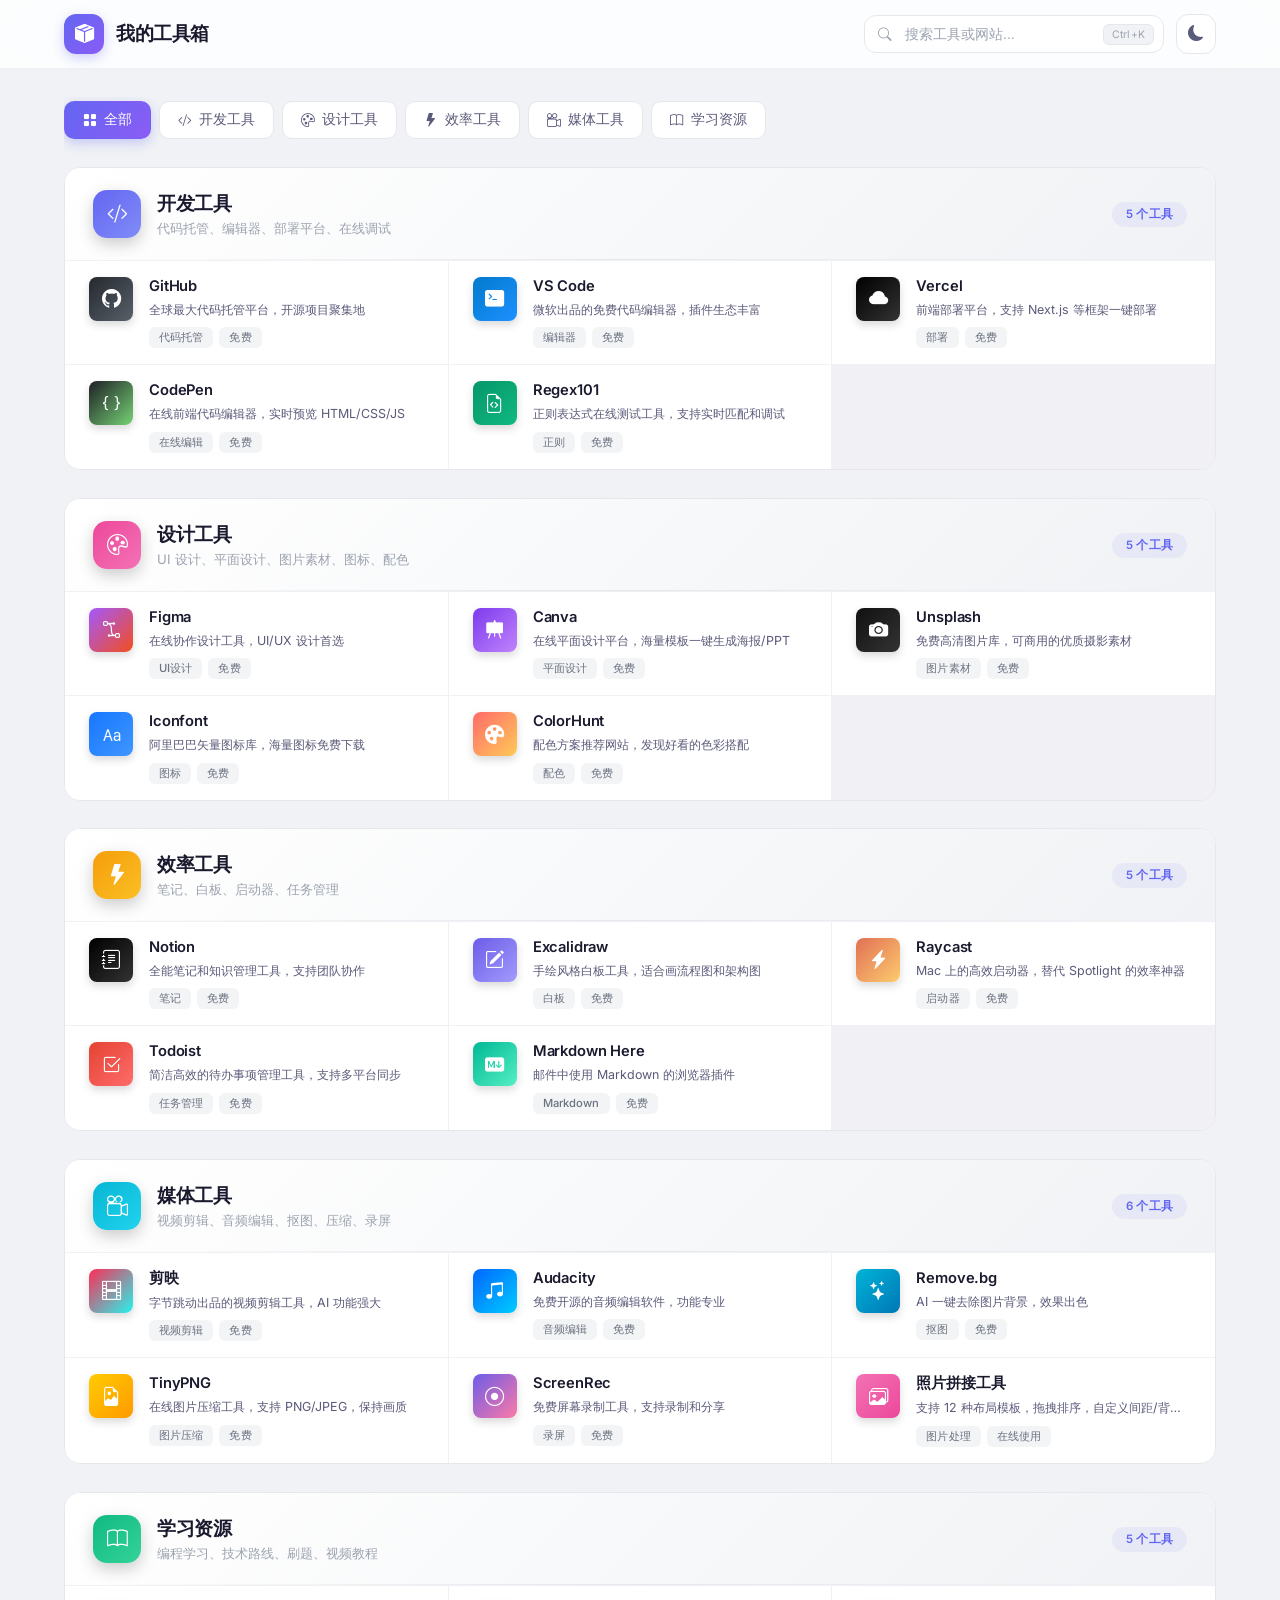
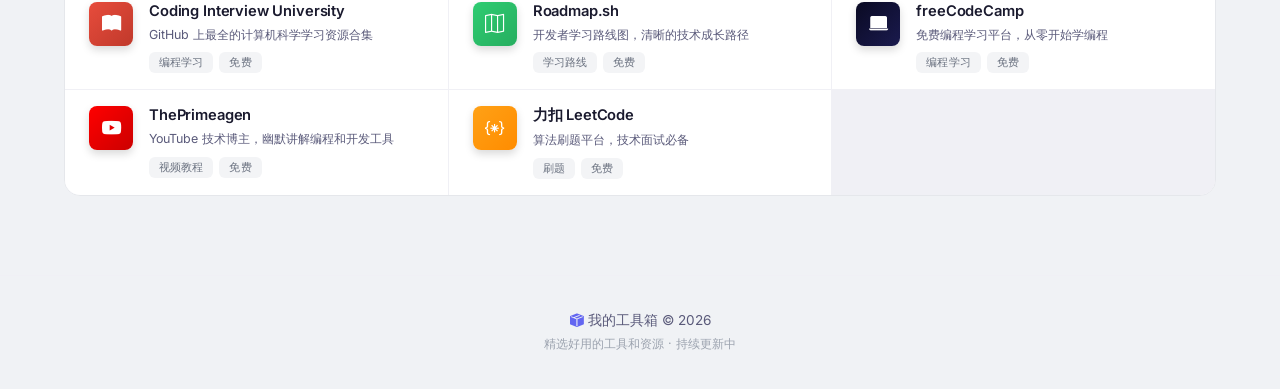
<file: index.html>
﻿<!DOCTYPE html>
<html lang="zh-CN" data-theme="light">
<head>
  <meta charset="UTF-8">
  <meta name="viewport" content="width=device-width, initial-scale=1.0">
  <title>我的工具箱 - 发现好用的工具和资源</title>
  <meta name="description" content="精选好用的工具、网站和资源，涵盖开发、设计、效率、媒体、学习等多个领域">
  <link rel="preconnect" href="https://fonts.googleapis.com">
  <link href="https://fonts.googleapis.com/css2?family=Inter:wght@400;500;600;700&display=swap" rel="stylesheet">
  <link href="https://cdn.jsdelivr.net/npm/bootstrap-icons@1.10.0/font/bootstrap-icons.css" rel="stylesheet">
  <link href="style.css" rel="stylesheet">
</head>
<body>
  <!-- Header -->
  <header class="header">
    <div class="container">
      <div class="header-inner">
        <div class="brand">
          <i class="bi bi-box-seam-fill brand-icon"></i>
          <span class="brand-text">我的工具箱</span>
        </div>
        <div class="header-actions">
          <div class="search-box">
            <i class="bi bi-search search-icon"></i>
            <input type="text" id="searchInput" placeholder="搜索工具或网站..." class="search-input">
            <kbd class="search-kbd">Ctrl+K</kbd>
          </div>
          <button id="themeToggle" class="theme-toggle" title="切换主题">
            <i class="bi bi-moon-fill"></i>
          </button>
        </div>
      </div>
    </div>
  </header>

  <!-- Main Content -->
  <main class="main">
    <div class="container">
      <!-- Category Tabs -->
      <div class="category-tabs" id="categoryTabs">
        <button class="tab-btn active" data-category="all">
          <i class="bi bi-grid-fill"></i> 全部
        </button>
        <button class="tab-btn" data-category="dev">
          <i class="bi bi-code-slash"></i> 开发工具
        </button>
        <button class="tab-btn" data-category="design">
          <i class="bi bi-palette"></i> 设计工具
        </button>
        <button class="tab-btn" data-category="productivity">
          <i class="bi bi-lightning-fill"></i> 效率工具
        </button>
        <button class="tab-btn" data-category="media">
          <i class="bi bi-camera-reels"></i> 媒体工具
        </button>
        <button class="tab-btn" data-category="resource">
          <i class="bi bi-book"></i> 学习资源
        </button>
      </div>

      <!-- ==================== 全部视图：分类展板 ==================== -->
      <div class="category-sections" id="categorySections">

        <!-- 开发工具 -->
        <section class="category-section" data-section="dev">
          <div class="section-header">
            <div class="section-icon" style="background: linear-gradient(135deg, #6366f1, #818cf8)">
              <i class="bi bi-code-slash"></i>
            </div>
            <div class="section-info">
              <h2 class="section-title">开发工具</h2>
              <p class="section-desc">代码托管、编辑器、部署平台、在线调试</p>
            </div>
            <span class="section-count">5 个工具</span>
          </div>
          <div class="section-grid">
            <div class="tool-card" data-category="dev">
              <a href="https://github.com" target="_blank" class="tool-link">
                <div class="tool-icon" style="background: linear-gradient(135deg, #24292e, #586069)">
                  <i class="bi bi-github"></i>
                </div>
                <div class="tool-info">
                  <h3 class="tool-name">GitHub</h3>
                  <p class="tool-desc">全球最大代码托管平台，开源项目聚集地</p>
                  <div class="tool-tags">
                    <span class="tag">代码托管</span>
                    <span class="tag">免费</span>
                  </div>
                </div>
              </a>
            </div>
            <div class="tool-card" data-category="dev">
              <a href="https://code.visualstudio.com" target="_blank" class="tool-link">
                <div class="tool-icon" style="background: linear-gradient(135deg, #007acc, #1e90ff)">
                  <i class="bi bi-terminal-fill"></i>
                </div>
                <div class="tool-info">
                  <h3 class="tool-name">VS Code</h3>
                  <p class="tool-desc">微软出品的免费代码编辑器，插件生态丰富</p>
                  <div class="tool-tags">
                    <span class="tag">编辑器</span>
                    <span class="tag">免费</span>
                  </div>
                </div>
              </a>
            </div>
            <div class="tool-card" data-category="dev">
              <a href="https://vercel.com" target="_blank" class="tool-link">
                <div class="tool-icon" style="background: linear-gradient(135deg, #000000, #333333)">
                  <i class="bi bi-cloud-fill"></i>
                </div>
                <div class="tool-info">
                  <h3 class="tool-name">Vercel</h3>
                  <p class="tool-desc">前端部署平台，支持 Next.js 等框架一键部署</p>
                  <div class="tool-tags">
                    <span class="tag">部署</span>
                    <span class="tag">免费</span>
                  </div>
                </div>
              </a>
            </div>
            <div class="tool-card" data-category="dev">
              <a href="https://codepen.io" target="_blank" class="tool-link">
                <div class="tool-icon" style="background: linear-gradient(135deg, #1e1f26, #76d275)">
                  <i class="bi bi-braces"></i>
                </div>
                <div class="tool-info">
                  <h3 class="tool-name">CodePen</h3>
                  <p class="tool-desc">在线前端代码编辑器，实时预览 HTML/CSS/JS</p>
                  <div class="tool-tags">
                    <span class="tag">在线编辑</span>
                    <span class="tag">免费</span>
                  </div>
                </div>
              </a>
            </div>
            <div class="tool-card" data-category="dev">
              <a href="https://regex101.com" target="_blank" class="tool-link">
                <div class="tool-icon" style="background: linear-gradient(135deg, #059669, #10b981)">
                  <i class="bi bi-file-earmark-code"></i>
                </div>
                <div class="tool-info">
                  <h3 class="tool-name">Regex101</h3>
                  <p class="tool-desc">正则表达式在线测试工具，支持实时匹配和调试</p>
                  <div class="tool-tags">
                    <span class="tag">正则</span>
                    <span class="tag">免费</span>
                  </div>
                </div>
              </a>
            </div>
          </div>
        </section>

        <!-- 设计工具 -->
        <section class="category-section" data-section="design">
          <div class="section-header">
            <div class="section-icon" style="background: linear-gradient(135deg, #ec4899, #f472b6)">
              <i class="bi bi-palette"></i>
            </div>
            <div class="section-info">
              <h2 class="section-title">设计工具</h2>
              <p class="section-desc">UI 设计、平面设计、图片素材、图标、配色</p>
            </div>
            <span class="section-count">5 个工具</span>
          </div>
          <div class="section-grid">
            <div class="tool-card" data-category="design">
              <a href="https://www.figma.com" target="_blank" class="tool-link">
                <div class="tool-icon" style="background: linear-gradient(135deg, #a259ff, #f24e1e)">
                  <i class="bi bi-bezier2"></i>
                </div>
                <div class="tool-info">
                  <h3 class="tool-name">Figma</h3>
                  <p class="tool-desc">在线协作设计工具，UI/UX 设计首选</p>
                  <div class="tool-tags">
                    <span class="tag">UI设计</span>
                    <span class="tag">免费</span>
                  </div>
                </div>
              </a>
            </div>
            <div class="tool-card" data-category="design">
              <a href="https://www.canva.com" target="_blank" class="tool-link">
                <div class="tool-icon" style="background: linear-gradient(135deg, #7c3aed, #c084fc)">
                  <i class="bi bi-easel-fill"></i>
                </div>
                <div class="tool-info">
                  <h3 class="tool-name">Canva</h3>
                  <p class="tool-desc">在线平面设计平台，海量模板一键生成海报/PPT</p>
                  <div class="tool-tags">
                    <span class="tag">平面设计</span>
                    <span class="tag">免费</span>
                  </div>
                </div>
              </a>
            </div>
            <div class="tool-card" data-category="design">
              <a href="https://unsplash.com" target="_blank" class="tool-link">
                <div class="tool-icon" style="background: linear-gradient(135deg, #111111, #333333)">
                  <i class="bi bi-camera-fill"></i>
                </div>
                <div class="tool-info">
                  <h3 class="tool-name">Unsplash</h3>
                  <p class="tool-desc">免费高清图片库，可商用的优质摄影素材</p>
                  <div class="tool-tags">
                    <span class="tag">图片素材</span>
                    <span class="tag">免费</span>
                  </div>
                </div>
              </a>
            </div>
            <div class="tool-card" data-category="design">
              <a href="https://www.iconfont.cn" target="_blank" class="tool-link">
                <div class="tool-icon" style="background: linear-gradient(135deg, #1677ff, #4096ff)">
                  <i class="bi bi-type"></i>
                </div>
                <div class="tool-info">
                  <h3 class="tool-name">Iconfont</h3>
                  <p class="tool-desc">阿里巴巴矢量图标库，海量图标免费下载</p>
                  <div class="tool-tags">
                    <span class="tag">图标</span>
                    <span class="tag">免费</span>
                  </div>
                </div>
              </a>
            </div>
            <div class="tool-card" data-category="design">
              <a href="https://colorhunt.co" target="_blank" class="tool-link">
                <div class="tool-icon" style="background: linear-gradient(135deg, #ff6b6b, #feca57)">
                  <i class="bi bi-palette-fill"></i>
                </div>
                <div class="tool-info">
                  <h3 class="tool-name">ColorHunt</h3>
                  <p class="tool-desc">配色方案推荐网站，发现好看的色彩搭配</p>
                  <div class="tool-tags">
                    <span class="tag">配色</span>
                    <span class="tag">免费</span>
                  </div>
                </div>
              </a>
            </div>
          </div>
        </section>

        <!-- 效率工具 -->
        <section class="category-section" data-section="productivity">
          <div class="section-header">
            <div class="section-icon" style="background: linear-gradient(135deg, #f59e0b, #fbbf24)">
              <i class="bi bi-lightning-fill"></i>
            </div>
            <div class="section-info">
              <h2 class="section-title">效率工具</h2>
              <p class="section-desc">笔记、白板、启动器、任务管理</p>
            </div>
            <span class="section-count">5 个工具</span>
          </div>
          <div class="section-grid">
            <div class="tool-card" data-category="productivity">
              <a href="https://notion.so" target="_blank" class="tool-link">
                <div class="tool-icon" style="background: linear-gradient(135deg, #000000, #333333)">
                  <i class="bi bi-journal-text"></i>
                </div>
                <div class="tool-info">
                  <h3 class="tool-name">Notion</h3>
                  <p class="tool-desc">全能笔记和知识管理工具，支持团队协作</p>
                  <div class="tool-tags">
                    <span class="tag">笔记</span>
                    <span class="tag">免费</span>
                  </div>
                </div>
              </a>
            </div>
            <div class="tool-card" data-category="productivity">
              <a href="https://excalidraw.com" target="_blank" class="tool-link">
                <div class="tool-icon" style="background: linear-gradient(135deg, #6c5ce7, #a29bfe)">
                  <i class="bi bi-pencil-square"></i>
                </div>
                <div class="tool-info">
                  <h3 class="tool-name">Excalidraw</h3>
                  <p class="tool-desc">手绘风格白板工具，适合画流程图和架构图</p>
                  <div class="tool-tags">
                    <span class="tag">白板</span>
                    <span class="tag">免费</span>
                  </div>
                </div>
              </a>
            </div>
            <div class="tool-card" data-category="productivity">
              <a href="https://www.notion.so" target="_blank" class="tool-link">
                <div class="tool-icon" style="background: linear-gradient(135deg, #e17055, #fdcb6e)">
                  <i class="bi bi-lightning-charge-fill"></i>
                </div>
                <div class="tool-info">
                  <h3 class="tool-name">Raycast</h3>
                  <p class="tool-desc">Mac 上的高效启动器，替代 Spotlight 的效率神器</p>
                  <div class="tool-tags">
                    <span class="tag">启动器</span>
                    <span class="tag">免费</span>
                  </div>
                </div>
              </a>
            </div>
            <div class="tool-card" data-category="productivity">
              <a href="https://todoist.com" target="_blank" class="tool-link">
                <div class="tool-icon" style="background: linear-gradient(135deg, #e44332, #ff6b6b)">
                  <i class="bi bi-check2-square"></i>
                </div>
                <div class="tool-info">
                  <h3 class="tool-name">Todoist</h3>
                  <p class="tool-desc">简洁高效的待办事项管理工具，支持多平台同步</p>
                  <div class="tool-tags">
                    <span class="tag">任务管理</span>
                    <span class="tag">免费</span>
                  </div>
                </div>
              </a>
            </div>
            <div class="tool-card" data-category="productivity">
              <a href="https://www.marksheet.io" target="_blank" class="tool-link">
                <div class="tool-icon" style="background: linear-gradient(135deg, #00b894, #55efc4)">
                  <i class="bi bi-markdown-fill"></i>
                </div>
                <div class="tool-info">
                  <h3 class="tool-name">Markdown Here</h3>
                  <p class="tool-desc">邮件中使用 Markdown 的浏览器插件</p>
                  <div class="tool-tags">
                    <span class="tag">Markdown</span>
                    <span class="tag">免费</span>
                  </div>
                </div>
              </a>
            </div>
          </div>
        </section>

        <!-- 媒体工具 -->
        <section class="category-section" data-section="media">
          <div class="section-header">
            <div class="section-icon" style="background: linear-gradient(135deg, #06b6d4, #22d3ee)">
              <i class="bi bi-camera-reels"></i>
            </div>
            <div class="section-info">
              <h2 class="section-title">媒体工具</h2>
              <p class="section-desc">视频剪辑、音频编辑、抠图、压缩、录屏</p>
            </div>
            <span class="section-count">6 个工具</span>
          </div>
          <div class="section-grid">
            <div class="tool-card" data-category="media">
              <a href="https://剪映.com" target="_blank" class="tool-link">
                <div class="tool-icon" style="background: linear-gradient(135deg, #fe2c55, #25f4ee)">
                  <i class="bi bi-film"></i>
                </div>
                <div class="tool-info">
                  <h3 class="tool-name">剪映</h3>
                  <p class="tool-desc">字节跳动出品的视频剪辑工具，AI 功能强大</p>
                  <div class="tool-tags">
                    <span class="tag">视频剪辑</span>
                    <span class="tag">免费</span>
                  </div>
                </div>
              </a>
            </div>
            <div class="tool-card" data-category="media">
              <a href="https://www.audacityteam.org" target="_blank" class="tool-link">
                <div class="tool-icon" style="background: linear-gradient(135deg, #0066ff, #00ccff)">
                  <i class="bi bi-music-note-beamed"></i>
                </div>
                <div class="tool-info">
                  <h3 class="tool-name">Audacity</h3>
                  <p class="tool-desc">免费开源的音频编辑软件，功能专业</p>
                  <div class="tool-tags">
                    <span class="tag">音频编辑</span>
                    <span class="tag">免费</span>
                  </div>
                </div>
              </a>
            </div>
            <div class="tool-card" data-category="media">
              <a href="https://www.remove.bg" target="_blank" class="tool-link">
                <div class="tool-icon" style="background: linear-gradient(135deg, #00b4d8, #0077b6)">
                  <i class="bi bi-stars"></i>
                </div>
                <div class="tool-info">
                  <h3 class="tool-name">Remove.bg</h3>
                  <p class="tool-desc">AI 一键去除图片背景，效果出色</p>
                  <div class="tool-tags">
                    <span class="tag">抠图</span>
                    <span class="tag">免费</span>
                  </div>
                </div>
              </a>
            </div>
            <div class="tool-card" data-category="media">
              <a href="https://tinypng.com" target="_blank" class="tool-link">
                <div class="tool-icon" style="background: linear-gradient(135deg, #ffcc02, #ff9900)">
                  <i class="bi bi-file-earmark-image"></i>
                </div>
                <div class="tool-info">
                  <h3 class="tool-name">TinyPNG</h3>
                  <p class="tool-desc">在线图片压缩工具，支持 PNG/JPEG，保持画质</p>
                  <div class="tool-tags">
                    <span class="tag">图片压缩</span>
                    <span class="tag">免费</span>
                  </div>
                </div>
              </a>
            </div>
            <div class="tool-card" data-category="media">
              <a href="https://screenrec.com" target="_blank" class="tool-link">
                <div class="tool-icon" style="background: linear-gradient(135deg, #6c5ce7, #fd79a8)">
                  <i class="bi bi-record-circle"></i>
                </div>
                <div class="tool-info">
                  <h3 class="tool-name">ScreenRec</h3>
                  <p class="tool-desc">免费屏幕录制工具，支持录制和分享</p>
                  <div class="tool-tags">
                    <span class="tag">录屏</span>
                    <span class="tag">免费</span>
                  </div>
                </div>
              </a>
            </div>
            <div class="tool-card" data-category="media">
              <a href="photo-stitch/" class="tool-link">
                <div class="tool-icon" style="background: linear-gradient(135deg, #f472b6, #ec4899)">
                  <i class="bi bi-images"></i>
                </div>
                <div class="tool-info">
                  <h3 class="tool-name">照片拼接工具</h3>
                  <p class="tool-desc">支持 12 种布局模板，拖拽排序，自定义间距/背景/圆角</p>
                  <div class="tool-tags">
                    <span class="tag">图片处理</span>
                    <span class="tag">在线使用</span>
                  </div>
                </div>
              </a>
            </div>
          </div>
        </section>

        <!-- 学习资源 -->
        <section class="category-section" data-section="resource">
          <div class="section-header">
            <div class="section-icon" style="background: linear-gradient(135deg, #10b981, #34d399)">
              <i class="bi bi-book"></i>
            </div>
            <div class="section-info">
              <h2 class="section-title">学习资源</h2>
              <p class="section-desc">编程学习、技术路线、刷题、视频教程</p>
            </div>
            <span class="section-count">5 个工具</span>
          </div>
          <div class="section-grid">
            <div class="tool-card" data-category="resource">
              <a href="https://github.com/jwasham/coding-interview-university" target="_blank" class="tool-link">
                <div class="tool-icon" style="background: linear-gradient(135deg, #e74c3c, #c0392b)">
                  <i class="bi bi-book-fill"></i>
                </div>
                <div class="tool-info">
                  <h3 class="tool-name">Coding Interview University</h3>
                  <p class="tool-desc">GitHub 上最全的计算机科学学习资源合集</p>
                  <div class="tool-tags">
                    <span class="tag">编程学习</span>
                    <span class="tag">免费</span>
                  </div>
                </div>
              </a>
            </div>
            <div class="tool-card" data-category="resource">
              <a href="https://roadmap.sh" target="_blank" class="tool-link">
                <div class="tool-icon" style="background: linear-gradient(135deg, #2ecc71, #27ae60)">
                  <i class="bi bi-map"></i>
                </div>
                <div class="tool-info">
                  <h3 class="tool-name">Roadmap.sh</h3>
                  <p class="tool-desc">开发者学习路线图，清晰的技术成长路径</p>
                  <div class="tool-tags">
                    <span class="tag">学习路线</span>
                    <span class="tag">免费</span>
                  </div>
                </div>
              </a>
            </div>
            <div class="tool-card" data-category="resource">
              <a href="https://freecodecamp.org" target="_blank" class="tool-link">
                <div class="tool-icon" style="background: linear-gradient(135deg, #0a0a23, #1a1a4e)">
                  <i class="bi bi-laptop-fill"></i>
                </div>
                <div class="tool-info">
                  <h3 class="tool-name">freeCodeCamp</h3>
                  <p class="tool-desc">免费编程学习平台，从零开始学编程</p>
                  <div class="tool-tags">
                    <span class="tag">编程学习</span>
                    <span class="tag">免费</span>
                  </div>
                </div>
              </a>
            </div>
            <div class="tool-card" data-category="resource">
              <a href="https://www.youtube.com/@ThePrimeTimeagen" target="_blank" class="tool-link">
                <div class="tool-icon" style="background: linear-gradient(135deg, #ff0000, #cc0000)">
                  <i class="bi bi-youtube"></i>
                </div>
                <div class="tool-info">
                  <h3 class="tool-name">ThePrimeagen</h3>
                  <p class="tool-desc">YouTube 技术博主，幽默讲解编程和开发工具</p>
                  <div class="tool-tags">
                    <span class="tag">视频教程</span>
                    <span class="tag">免费</span>
                  </div>
                </div>
              </a>
            </div>
            <div class="tool-card" data-category="resource">
              <a href="https://leetcode.cn" target="_blank" class="tool-link">
                <div class="tool-icon" style="background: linear-gradient(135deg, #ffa116, #ff8c00)">
                  <i class="bi bi-braces-asterisk"></i>
                </div>
                <div class="tool-info">
                  <h3 class="tool-name">力扣 LeetCode</h3>
                  <p class="tool-desc">算法刷题平台，技术面试必备</p>
                  <div class="tool-tags">
                    <span class="tag">刷题</span>
                    <span class="tag">免费</span>
                  </div>
                </div>
              </a>
            </div>
          </div>
        </section>
      </div>

      <!-- 分类筛选视图（点击分类标签时显示） -->
      <div class="tools-grid" id="toolsGrid" style="display: none;"></div>

      <!-- Empty State -->
      <div class="empty-state" id="emptyState" style="display: none;">
        <i class="bi bi-search empty-icon"></i>
        <p class="empty-text">没有找到匹配的工具</p>
        <p class="empty-hint">试试其他关键词？</p>
      </div>
    </div>
  </main>

  <!-- Footer -->
  <footer class="footer">
    <div class="container">
      <div class="footer-inner">
        <p class="footer-text">
          <i class="bi bi-box-seam-fill"></i> 我的工具箱 &copy; 2026
        </p>
        <p class="footer-sub">
          精选好用的工具和资源 · 持续更新中
        </p>
      </div>
    </div>
  </footer>

  <script src="script.js"></script>
</body>
</html>
</file>
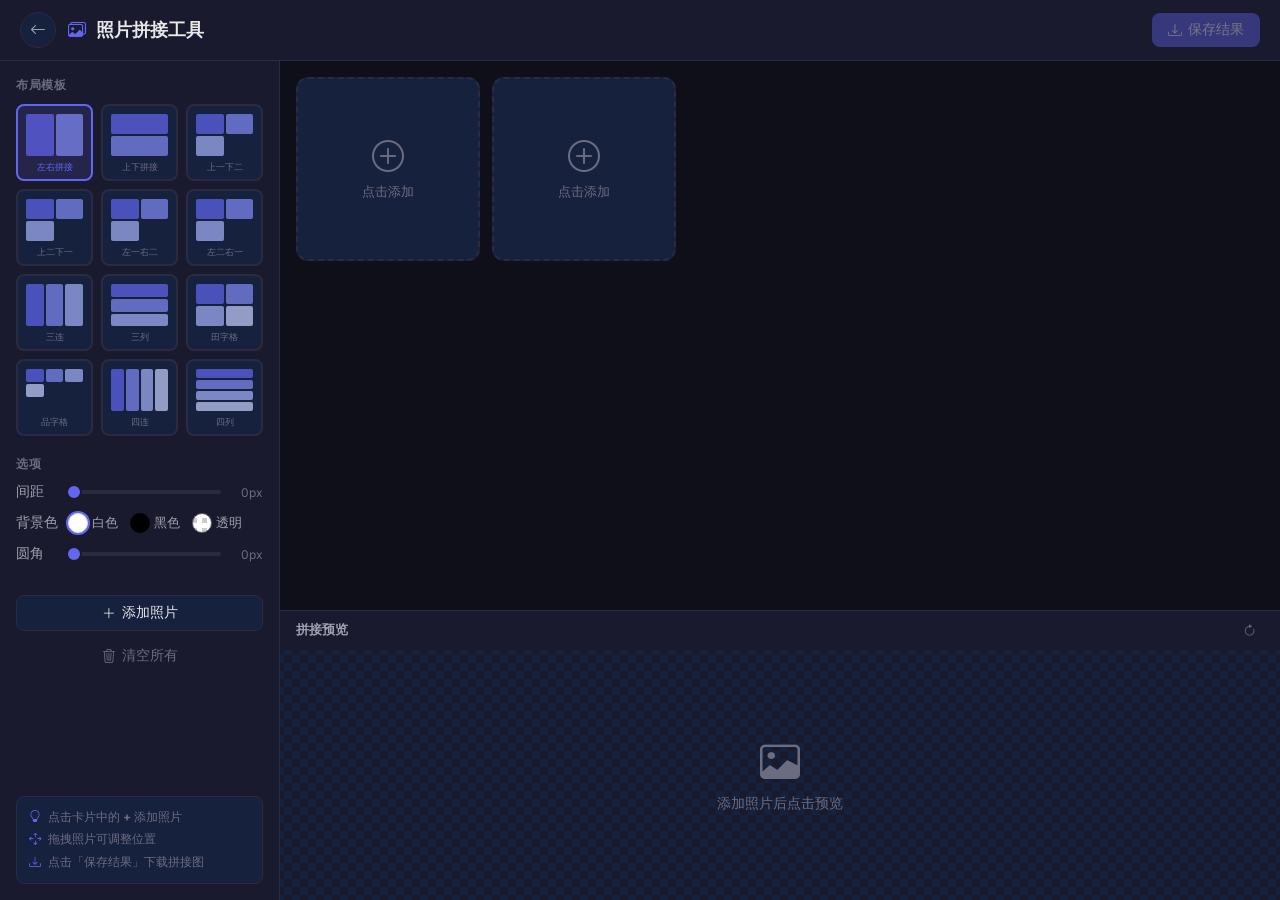
<file: photo-stitch/index.html>
﻿<!DOCTYPE html>
<html lang="zh-CN">
<head>
  <meta charset="UTF-8">
  <meta name="viewport" content="width=device-width, initial-scale=1.0">
  <title>照片拼接工具</title>
  <link href="https://fonts.googleapis.com/css2?family=Inter:wght@400;500;600;700&display=swap" rel="stylesheet">
  <link href="https://cdn.jsdelivr.net/npm/bootstrap-icons@1.10.0/font/bootstrap-icons.css" rel="stylesheet">
  <link href="style.css" rel="stylesheet">
</head>
<body>
  <div class="app">
    <!-- Header -->
    <header class="header">
      <div class="header-left">
        <a href="../" class="back-btn" title="返回工具箱">
          <i class="bi bi-arrow-left"></i>
        </a>
        <h1 class="title">
          <i class="bi bi-images"></i> 照片拼接工具
        </h1>
      </div>
      <div class="header-right">
        <button id="btnDownload" class="btn btn-primary" disabled>
          <i class="bi bi-download"></i> 保存结果
        </button>
      </div>
    </header>

    <!-- Main Layout -->
    <div class="main-layout">
      <!-- Left Panel: Controls -->
      <aside class="panel">
        <!-- Layout Selector -->
        <div class="section">
          <label class="section-label">布局模板</label>
          <div class="layout-grid" id="layoutGrid">
            <!-- Populated by JS -->
          </div>
        </div>

        <!-- Options -->
        <div class="section">
          <label class="section-label">选项</label>
          <div class="option-row">
            <span class="option-label">间距</span>
            <input type="range" id="spacing" min="0" max="50" value="0" class="slider">
            <span class="option-value" id="spacingValue">0px</span>
          </div>
          <div class="option-row">
            <span class="option-label">背景色</span>
            <div class="color-options">
              <label class="color-radio">
                <input type="radio" name="bgColor" value="#ffffff" checked>
                <span class="color-dot" style="background:#ffffff; border: 1px solid #ddd"></span>
                <span>白色</span>
              </label>
              <label class="color-radio">
                <input type="radio" name="bgColor" value="#000000">
                <span class="color-dot" style="background:#000000"></span>
                <span>黑色</span>
              </label>
              <label class="color-radio">
                <input type="radio" name="bgColor" value="transparent">
                <span class="color-dot transparent-dot"></span>
                <span>透明</span>
              </label>
            </div>
          </div>
          <div class="option-row">
            <span class="option-label">圆角</span>
            <input type="range" id="cornerRadius" min="0" max="50" value="0" class="slider">
            <span class="option-value" id="cornerRadiusValue">0px</span>
          </div>
        </div>

        <!-- Actions -->
        <div class="section">
          <button id="btnLoadAll" class="btn btn-secondary btn-full">
            <i class="bi bi-plus-lg"></i> 添加照片
          </button>
          <button id="btnClearAll" class="btn btn-ghost btn-full">
            <i class="bi bi-trash3"></i> 清空所有
          </button>
        </div>

        <!-- Tips -->
        <div class="tips">
          <p><i class="bi bi-lightbulb"></i> 点击卡片中的 <strong>+</strong> 添加照片</p>
          <p><i class="bi bi-arrows-move"></i> 拖拽照片可调整位置</p>
          <p><i class="bi bi-download"></i> 点击「保存结果」下载拼接图</p>
        </div>
      </aside>

      <!-- Right Panel: Slots + Preview -->
      <div class="workspace">
        <!-- Image Slots -->
        <div class="slots-container" id="slotsContainer">
          <!-- Populated by JS -->
        </div>

        <!-- Preview -->
        <div class="preview-section">
          <div class="preview-header">
            <span class="preview-title">拼接预览</span>
            <button id="btnRefresh" class="btn btn-ghost btn-sm" title="刷新预览">
              <i class="bi bi-arrow-clockwise"></i>
            </button>
          </div>
          <div class="preview-area" id="previewArea">
            <canvas id="previewCanvas"></canvas>
            <div class="preview-placeholder" id="previewPlaceholder">
              <i class="bi bi-image"></i>
              <p>添加照片后点击预览</p>
            </div>
          </div>
        </div>
      </div>
    </div>
  </div>

  <!-- Hidden file input -->
  <input type="file" id="fileInput" accept="image/*" multiple style="display:none">

  <script src="app.js"></script>
</body>
</html>
</file>
<file: style.css>
﻿/* ================================
   CSS Variables & Theme
   ================================ */
:root {
  --bg-primary: #f0f2f5;
  --bg-secondary: #ffffff;
  --bg-card: #ffffff;
  --bg-hover: #f8f9ff;
  --text-primary: #1a1a2e;
  --text-secondary: #5a5a7a;
  --text-muted: #9ca3af;
  --border-color: #e5e7eb;
  --border-light: #f0f0f5;
  --shadow-xs: 0 1px 2px rgba(0,0,0,0.04);
  --shadow-sm: 0 1px 3px rgba(0,0,0,0.06), 0 1px 2px rgba(0,0,0,0.04);
  --shadow-md: 0 4px 6px -1px rgba(0,0,0,0.07), 0 2px 4px -2px rgba(0,0,0,0.05);
  --shadow-lg: 0 10px 25px -3px rgba(0,0,0,0.08), 0 4px 6px -4px rgba(0,0,0,0.04);
  --shadow-xl: 0 20px 40px -5px rgba(0,0,0,0.1);
  --accent: #6366f1;
  --accent-hover: #4f46e5;
  --accent-light: #818cf8;
  --accent-bg: rgba(99,102,241,0.08);
  --header-bg: rgba(255,255,255,0.8);
  --tag-bg: #f3f4f6;
  --tag-text: #6b7280;
  --radius: 16px;
  --radius-md: 12px;
  --radius-sm: 8px;
  --radius-xs: 6px;
  --transition: all 0.25s cubic-bezier(0.4, 0, 0.2, 1);
}

[data-theme="dark"] {
  --bg-primary: #0a0a14;
  --bg-secondary: #12121e;
  --bg-card: #1a1a2e;
  --bg-hover: #1e1e38;
  --text-primary: #f0f0f5;
  --text-secondary: #a0a0b8;
  --text-muted: #5a5a70;
  --border-color: #252540;
  --border-light: #1e1e35;
  --shadow-xs: 0 1px 2px rgba(0,0,0,0.2);
  --shadow-sm: 0 1px 3px rgba(0,0,0,0.3);
  --shadow-md: 0 4px 6px rgba(0,0,0,0.35);
  --shadow-lg: 0 10px 25px rgba(0,0,0,0.4);
  --shadow-xl: 0 20px 40px rgba(0,0,0,0.5);
  --header-bg: rgba(10,10,20,0.85);
  --accent-bg: rgba(99,102,241,0.15);
  --tag-bg: #252540;
  --tag-text: #8888a8;
}

/* ================================
   Base
   ================================ */
* { margin: 0; padding: 0; box-sizing: border-box; }

body {
  font-family: 'Inter', -apple-system, BlinkMacSystemFont, 'Segoe UI', sans-serif;
  background: var(--bg-primary);
  color: var(--text-primary);
  min-height: 100vh;
  transition: background 0.4s ease, color 0.4s ease;
  -webkit-font-smoothing: antialiased;
}

a { text-decoration: none; color: inherit; }

/* ================================
   Header
   ================================ */
.header {
  position: sticky;
  top: 0;
  z-index: 100;
  background: var(--header-bg);
  backdrop-filter: blur(24px) saturate(180%);
  -webkit-backdrop-filter: blur(24px) saturate(180%);
  border-bottom: 1px solid var(--border-light);
  padding: 14px 0;
}

.header-inner {
  display: flex;
  align-items: center;
  justify-content: space-between;
  gap: 20px;
  max-width: 1200px;
  margin: 0 auto;
  padding: 0 24px;
}

.brand {
  display: flex;
  align-items: center;
  gap: 12px;
  flex-shrink: 0;
}

.brand-icon {
  width: 40px;
  height: 40px;
  border-radius: 12px;
  background: linear-gradient(135deg, #6366f1, #8b5cf6);
  color: white;
  display: flex;
  align-items: center;
  justify-content: center;
  font-size: 1.2rem;
  box-shadow: 0 4px 12px rgba(99,102,241,0.3);
}

.brand-text {
  font-size: 1.2rem;
  font-weight: 700;
  color: var(--text-primary);
  letter-spacing: -0.02em;
}

.header-actions {
  display: flex;
  align-items: center;
  gap: 12px;
}

/* ================================
   Search
   ================================ */
.search-box {
  position: relative;
  display: flex;
  align-items: center;
}

.search-icon {
  position: absolute;
  left: 14px;
  color: var(--text-muted);
  font-size: 0.85rem;
}

.search-input {
  width: 300px;
  padding: 10px 80px 10px 40px;
  border: 1.5px solid var(--border-color);
  border-radius: 12px;
  background: var(--bg-secondary);
  color: var(--text-primary);
  font-size: 0.875rem;
  outline: none;
  transition: var(--transition);
}

.search-input:focus {
  border-color: var(--accent);
  box-shadow: 0 0 0 4px var(--accent-bg);
  background: var(--bg-card);
}

.search-input::placeholder { color: var(--text-muted); }

.search-kbd {
  position: absolute;
  right: 10px;
  padding: 3px 8px;
  border-radius: 6px;
  background: var(--bg-primary);
  border: 1px solid var(--border-color);
  color: var(--text-muted);
  font-size: 0.65rem;
  font-family: inherit;
  pointer-events: none;
  letter-spacing: 0.02em;
}

/* ================================
   Theme Toggle
   ================================ */
.theme-toggle {
  width: 40px;
  height: 40px;
  border-radius: 12px;
  border: 1.5px solid var(--border-color);
  background: var(--bg-secondary);
  color: var(--text-secondary);
  cursor: pointer;
  display: flex;
  align-items: center;
  justify-content: center;
  font-size: 1rem;
  transition: var(--transition);
  flex-shrink: 0;
}

.theme-toggle:hover {
  background: var(--accent);
  color: white;
  border-color: var(--accent);
  box-shadow: 0 4px 12px rgba(99,102,241,0.3);
  transform: scale(1.05);
}

/* ================================
   Main
   ================================ */
.main {
  max-width: 1200px;
  margin: 0 auto;
  padding: 28px 24px 60px;
}

/* ================================
   Category Tabs
   ================================ */
.category-tabs {
  display: flex;
  gap: 8px;
  padding: 4px 0 28px;
  overflow-x: auto;
  scrollbar-width: none;
}

.category-tabs::-webkit-scrollbar { display: none; }

.tab-btn {
  display: flex;
  align-items: center;
  gap: 7px;
  padding: 9px 18px;
  border-radius: 10px;
  border: 1.5px solid var(--border-color);
  background: var(--bg-secondary);
  color: var(--text-secondary);
  font-size: 0.85rem;
  font-weight: 500;
  cursor: pointer;
  white-space: nowrap;
  transition: var(--transition);
  font-family: inherit;
}

.tab-btn:hover {
  border-color: var(--accent);
  color: var(--accent);
  background: var(--accent-bg);
}

.tab-btn.active {
  background: linear-gradient(135deg, #6366f1, #8b5cf6);
  color: white;
  border-color: transparent;
  box-shadow: 0 4px 12px rgba(99,102,241,0.3);
}

.tab-btn i { font-size: 0.85rem; }

/* ================================
   Tools Grid (flat view)
   ================================ */
.tools-grid {
  display: grid;
  grid-template-columns: repeat(auto-fill, minmax(320px, 1fr));
  gap: 16px;
}

/* ================================
   Tool Card
   ================================ */
.tool-card {
  background: var(--bg-card);
  border: 1px solid var(--border-color);
  border-radius: var(--radius-md);
  overflow: hidden;
  transition: var(--transition);
  position: relative;
}

.tool-card::before {
  content: '';
  position: absolute;
  inset: 0;
  border-radius: inherit;
  opacity: 0;
  transition: opacity 0.3s ease;
  background: linear-gradient(135deg, rgba(99,102,241,0.03), rgba(139,92,246,0.03));
  pointer-events: none;
}

.tool-card:hover {
  border-color: rgba(99,102,241,0.3);
  box-shadow: var(--shadow-lg);
  transform: translateY(-3px);
}

.tool-card:hover::before { opacity: 1; }

.tool-link {
  display: flex;
  align-items: flex-start;
  gap: 16px;
  padding: 18px;
  text-decoration: none;
  position: relative;
}

.tool-icon {
  width: 50px;
  height: 50px;
  border-radius: var(--radius-sm);
  display: flex;
  align-items: center;
  justify-content: center;
  font-size: 1.35rem;
  color: white;
  flex-shrink: 0;
  box-shadow: 0 4px 8px rgba(0,0,0,0.15);
  transition: var(--transition);
}

.tool-card:hover .tool-icon {
  transform: scale(1.08);
}

.tool-info {
  flex: 1;
  min-width: 0;
}

.tool-name {
  font-size: 0.95rem;
  font-weight: 600;
  margin-bottom: 5px;
  color: var(--text-primary);
  letter-spacing: -0.01em;
}

.tool-desc {
  font-size: 0.8rem;
  color: var(--text-secondary);
  line-height: 1.55;
  margin-bottom: 10px;
  display: -webkit-box;
  -webkit-line-clamp: 2;
  -webkit-box-orient: vertical;
  overflow: hidden;
}

.tool-tags {
  display: flex;
  gap: 6px;
  flex-wrap: wrap;
}

.tag {
  padding: 3px 10px;
  border-radius: 6px;
  background: var(--tag-bg);
  color: var(--tag-text);
  font-size: 0.7rem;
  font-weight: 500;
  letter-spacing: 0.01em;
}

/* ================================
   Category Sections (展板)
   ================================ */
.category-sections {
  display: flex;
  flex-direction: column;
  gap: 28px;
}

.category-section {
  background: var(--bg-card);
  border: 1px solid var(--border-color);
  border-radius: var(--radius);
  overflow: hidden;
  transition: var(--transition);
}

.category-section:hover {
  box-shadow: var(--shadow-lg);
  border-color: rgba(99,102,241,0.2);
}

.section-header {
  display: flex;
  align-items: center;
  gap: 16px;
  padding: 22px 28px;
  border-bottom: 1px solid var(--border-light);
  background: linear-gradient(135deg, var(--bg-secondary), var(--bg-primary));
  position: relative;
}

.section-header::after {
  content: '';
  position: absolute;
  bottom: 0;
  left: 28px;
  right: 28px;
  height: 1px;
  background: linear-gradient(90deg, transparent, var(--border-color), transparent);
}

.section-icon {
  width: 48px;
  height: 48px;
  border-radius: 14px;
  display: flex;
  align-items: center;
  justify-content: center;
  font-size: 1.3rem;
  color: white;
  flex-shrink: 0;
  box-shadow: 0 6px 16px rgba(0,0,0,0.2);
  transition: var(--transition);
}

.category-section:hover .section-icon {
  transform: scale(1.08) rotate(-3deg);
}

.section-info { flex: 1; }

.section-title {
  font-size: 1.2rem;
  font-weight: 700;
  color: var(--text-primary);
  margin-bottom: 3px;
  letter-spacing: -0.02em;
}

.section-desc {
  font-size: 0.82rem;
  color: var(--text-muted);
}

.section-count {
  font-size: 0.72rem;
  font-weight: 600;
  color: var(--accent);
  background: var(--accent-bg);
  padding: 5px 14px;
  border-radius: 20px;
  white-space: nowrap;
  letter-spacing: 0.02em;
}

.section-grid {
  display: grid;
  grid-template-columns: repeat(auto-fill, minmax(300px, 1fr));
  gap: 1px;
  background: var(--border-light);
}

.section-grid .tool-card {
  border: none;
  border-radius: 0;
  background: var(--bg-card);
}

.section-grid .tool-card:hover {
  background: var(--bg-hover);
  transform: none;
  box-shadow: none;
  border-color: transparent;
}

.section-grid .tool-link {
  padding: 16px 24px;
  transition: var(--transition);
}

.section-grid .tool-card:hover .tool-link {
  padding-left: 28px;
}

.section-grid .tool-icon {
  width: 44px;
  height: 44px;
  font-size: 1.2rem;
}

.section-grid .tool-name {
  font-size: 0.92rem;
}

.section-grid .tool-desc {
  font-size: 0.78rem;
  -webkit-line-clamp: 1;
  margin-bottom: 8px;
}

/* ================================
   Empty State
   ================================ */
.empty-state {
  text-align: center;
  padding: 80px 20px;
}

.empty-icon {
  font-size: 3.5rem;
  color: var(--border-color);
  margin-bottom: 16px;
}

.empty-text {
  font-size: 1.1rem;
  color: var(--text-secondary);
  margin-bottom: 8px;
  font-weight: 500;
}

.empty-hint {
  font-size: 0.85rem;
  color: var(--text-muted);
}

/* ================================
   Footer
   ================================ */
.footer {
  border-top: 1px solid var(--border-light);
  padding: 36px 0;
  margin-top: 20px;
}

.footer-inner { text-align: center; }

.footer-text {
  font-size: 0.85rem;
  color: var(--text-secondary);
  margin-bottom: 6px;
}

.footer-text i { color: var(--accent); }

.footer-sub {
  font-size: 0.78rem;
  color: var(--text-muted);
}

/* ================================
   Animations
   ================================ */
@keyframes fadeInUp {
  from { opacity: 0; transform: translateY(16px); }
  to { opacity: 1; transform: translateY(0); }
}

@keyframes scaleIn {
  from { opacity: 0; transform: scale(0.95); }
  to { opacity: 1; transform: scale(1); }
}

.tool-card {
  animation: fadeInUp 0.4s ease both;
}

.tool-card:nth-child(1) { animation-delay: 0.03s; }
.tool-card:nth-child(2) { animation-delay: 0.06s; }
.tool-card:nth-child(3) { animation-delay: 0.09s; }
.tool-card:nth-child(4) { animation-delay: 0.12s; }
.tool-card:nth-child(5) { animation-delay: 0.15s; }
.tool-card:nth-child(6) { animation-delay: 0.18s; }

.category-section {
  animation: scaleIn 0.4s ease both;
}

.category-section:nth-child(1) { animation-delay: 0.05s; }
.category-section:nth-child(2) { animation-delay: 0.12s; }
.category-section:nth-child(3) { animation-delay: 0.19s; }
.category-section:nth-child(4) { animation-delay: 0.26s; }
.category-section:nth-child(5) { animation-delay: 0.33s; }

/* ================================
   Responsive
   ================================ */
@media (max-width: 768px) {
  .header-inner {
    flex-direction: column;
    gap: 12px;
    padding: 0 16px;
  }

  .search-box { width: 100%; }
  .search-input { width: 100%; }
  .tools-grid { grid-template-columns: 1fr; }
  .category-tabs { padding: 4px 0 20px; }

  .main { padding: 20px 16px 40px; }

  .section-header {
    padding: 18px 20px;
    flex-wrap: wrap;
  }

  .section-count {
    order: 3;
    margin-left: 64px;
  }

  .section-grid { grid-template-columns: 1fr; }

  .section-grid .tool-link { padding: 14px 20px; }
  .section-grid .tool-card:hover .tool-link { padding-left: 20px; }

  .category-sections { gap: 20px; }
}

@media (max-width: 480px) {
  .tool-link { padding: 14px; gap: 12px; }
  .tool-icon { width: 42px; height: 42px; font-size: 1.1rem; }
  .section-header { padding: 16px; }
  .section-icon { width: 42px; height: 42px; font-size: 1.15rem; }
}
</file>
<file: photo-stitch/style.css>
﻿/* ================================
   Variables
   ================================ */
:root {
  --bg: #0f0f1a;
  --bg-panel: #1a1a2e;
  --bg-card: #16213e;
  --bg-hover: #1e2d50;
  --text: #e8e8e8;
  --text-secondary: #a0a0b0;
  --text-muted: #6c6c80;
  --border: #2a2a40;
  --accent: #6366f1;
  --accent-hover: #818cf8;
  --danger: #ef4444;
  --success: #22c55e;
  --radius: 12px;
  --radius-sm: 8px;
  --shadow: 0 4px 12px rgba(0,0,0,0.3);
}

/* ================================
   Reset & Base
   ================================ */
* { margin: 0; padding: 0; box-sizing: border-box; }

body {
  font-family: 'Inter', -apple-system, sans-serif;
  background: var(--bg);
  color: var(--text);
  min-height: 100vh;
  overflow: hidden;
}

/* ================================
   App Layout
   ================================ */
.app {
  display: flex;
  flex-direction: column;
  height: 100vh;
}

.header {
  display: flex;
  align-items: center;
  justify-content: space-between;
  padding: 12px 20px;
  background: var(--bg-panel);
  border-bottom: 1px solid var(--border);
  flex-shrink: 0;
}

.header-left {
  display: flex;
  align-items: center;
  gap: 12px;
}

.back-btn {
  width: 36px;
  height: 36px;
  border-radius: 50%;
  background: var(--bg-card);
  border: 1px solid var(--border);
  color: var(--text-secondary);
  display: flex;
  align-items: center;
  justify-content: center;
  text-decoration: none;
  transition: all 0.2s;
}

.back-btn:hover {
  background: var(--accent);
  color: white;
  border-color: var(--accent);
}

.title {
  font-size: 1.1rem;
  font-weight: 600;
}

.title i {
  color: var(--accent);
  margin-right: 6px;
}

.main-layout {
  display: flex;
  flex: 1;
  overflow: hidden;
}

/* ================================
   Left Panel
   ================================ */
.panel {
  width: 280px;
  background: var(--bg-panel);
  border-right: 1px solid var(--border);
  padding: 16px;
  overflow-y: auto;
  flex-shrink: 0;
  display: flex;
  flex-direction: column;
  gap: 20px;
}

.section-label {
  display: block;
  font-size: 0.75rem;
  font-weight: 600;
  text-transform: uppercase;
  letter-spacing: 0.5px;
  color: var(--text-muted);
  margin-bottom: 10px;
}

/* Layout Grid */
.layout-grid {
  display: grid;
  grid-template-columns: repeat(3, 1fr);
  gap: 8px;
}

.layout-item {
  aspect-ratio: 1;
  border: 2px solid var(--border);
  border-radius: var(--radius-sm);
  background: var(--bg-card);
  cursor: pointer;
  padding: 6px;
  transition: all 0.2s;
  display: flex;
  flex-direction: column;
}

.layout-item:hover {
  border-color: var(--accent);
}

.layout-item.active {
  border-color: var(--accent);
  background: rgba(99,102,241,0.15);
}

.layout-preview {
  flex: 1;
  display: grid;
  gap: 2px;
  padding: 2px;
}

.layout-name {
  font-size: 0.55rem;
  text-align: center;
  color: var(--text-muted);
  margin-top: 4px;
  line-height: 1.2;
}

.layout-item.active .layout-name {
  color: var(--accent);
}

/* Options */
.option-row {
  display: flex;
  align-items: center;
  gap: 10px;
  margin-bottom: 12px;
  flex-wrap: wrap;
}

.option-label {
  font-size: 0.85rem;
  color: var(--text-secondary);
  min-width: 40px;
}

.option-value {
  font-size: 0.75rem;
  color: var(--text-muted);
  min-width: 32px;
  text-align: right;
}

.slider {
  flex: 1;
  -webkit-appearance: none;
  height: 4px;
  border-radius: 2px;
  background: var(--border);
  outline: none;
}

.slider::-webkit-slider-thumb {
  -webkit-appearance: none;
  width: 16px;
  height: 16px;
  border-radius: 50%;
  background: var(--accent);
  cursor: pointer;
  border: 2px solid var(--bg-panel);
}

.color-options {
  display: flex;
  gap: 12px;
}

.color-radio {
  display: flex;
  align-items: center;
  gap: 4px;
  cursor: pointer;
  font-size: 0.8rem;
  color: var(--text-secondary);
}

.color-radio input { display: none; }

.color-dot {
  width: 20px;
  height: 20px;
  border-radius: 50%;
  transition: all 0.2s;
}

.transparent-dot {
  background: conic-gradient(#ccc 0% 25%, #fff 0% 50%) 50% / 10px 10px;
  border: 1px solid #666;
}

.color-radio input:checked + .color-dot {
  box-shadow: 0 0 0 2px var(--accent);
}

/* Buttons */
.btn {
  display: inline-flex;
  align-items: center;
  justify-content: center;
  gap: 6px;
  padding: 8px 16px;
  border-radius: var(--radius-sm);
  border: none;
  font-size: 0.85rem;
  font-weight: 500;
  cursor: pointer;
  transition: all 0.2s;
  font-family: inherit;
}

.btn:disabled {
  opacity: 0.4;
  cursor: not-allowed;
}

.btn-primary {
  background: var(--accent);
  color: white;
}

.btn-primary:hover:not(:disabled) {
  background: var(--accent-hover);
}

.btn-secondary {
  background: var(--bg-card);
  color: var(--text);
  border: 1px solid var(--border);
}

.btn-secondary:hover {
  border-color: var(--accent);
  color: var(--accent);
}

.btn-ghost {
  background: transparent;
  color: var(--text-muted);
}

.btn-ghost:hover {
  color: var(--danger);
  background: rgba(239,68,68,0.1);
}

.btn-full {
  width: 100%;
  margin-bottom: 8px;
}

.btn-sm {
  padding: 4px 8px;
  font-size: 0.8rem;
}

/* Tips */
.tips {
  margin-top: auto;
  padding: 12px;
  background: var(--bg-card);
  border-radius: var(--radius-sm);
  border: 1px solid var(--border);
}

.tips p {
  font-size: 0.75rem;
  color: var(--text-muted);
  margin-bottom: 6px;
  line-height: 1.4;
}

.tips p:last-child { margin-bottom: 0; }

.tips i {
  color: var(--accent);
  margin-right: 4px;
}

/* ================================
   Workspace
   ================================ */
.workspace {
  flex: 1;
  display: flex;
  flex-direction: column;
  overflow: hidden;
}

/* Slots */
.slots-container {
  display: grid;
  grid-template-columns: repeat(auto-fill, minmax(180px, 1fr));
  gap: 12px;
  padding: 16px;
  overflow-y: auto;
  flex: 1;
}

.slot {
  aspect-ratio: 1;
  border: 2px dashed var(--border);
  border-radius: var(--radius);
  background: var(--bg-card);
  display: flex;
  flex-direction: column;
  align-items: center;
  justify-content: center;
  cursor: pointer;
  transition: all 0.2s;
  position: relative;
  overflow: hidden;
}

.slot:hover {
  border-color: var(--accent);
  background: var(--bg-hover);
}

.slot.filled {
  border-style: solid;
  border-color: var(--border);
}

.slot.filled:hover {
  border-color: var(--accent);
}

.slot-empty {
  display: flex;
  flex-direction: column;
  align-items: center;
  gap: 8px;
  color: var(--text-muted);
}

.slot-empty i {
  font-size: 2rem;
}

.slot-empty span {
  font-size: 0.8rem;
}

.slot-image {
  width: 100%;
  height: 100%;
  object-fit: contain;
  padding: 8px;
}

.slot-remove {
  position: absolute;
  top: 6px;
  right: 6px;
  width: 24px;
  height: 24px;
  border-radius: 50%;
  background: var(--danger);
  color: white;
  border: none;
  cursor: pointer;
  display: flex;
  align-items: center;
  justify-content: center;
  font-size: 0.7rem;
  opacity: 0;
  transition: opacity 0.2s;
  z-index: 2;
}

.slot:hover .slot-remove {
  opacity: 1;
}

.slot-label {
  position: absolute;
  bottom: 6px;
  left: 6px;
  padding: 2px 8px;
  border-radius: 10px;
  background: rgba(0,0,0,0.6);
  color: white;
  font-size: 0.65rem;
  font-weight: 500;
}

.slot.drag-over {
  border-color: var(--success);
  border-style: solid;
  background: rgba(34,197,94,0.1);
}

/* Preview */
.preview-section {
  border-top: 1px solid var(--border);
  background: var(--bg-panel);
  flex-shrink: 0;
}

.preview-header {
  display: flex;
  align-items: center;
  justify-content: space-between;
  padding: 8px 16px;
}

.preview-title {
  font-size: 0.8rem;
  font-weight: 600;
  color: var(--text-secondary);
}

.preview-area {
  height: 250px;
  display: flex;
  align-items: center;
  justify-content: center;
  padding: 12px 16px;
  overflow: auto;
  position: relative;
  background: repeating-conic-gradient(#1a1a2e 0% 25%, #16213e 0% 50%) 50% / 16px 16px;
}

#previewCanvas {
  max-width: 100%;
  max-height: 100%;
  object-fit: contain;
  border-radius: 4px;
  box-shadow: var(--shadow);
}

.preview-placeholder {
  text-align: center;
  color: var(--text-muted);
}

.preview-placeholder i {
  font-size: 2.5rem;
  margin-bottom: 8px;
  display: block;
}

.preview-placeholder p {
  font-size: 0.85rem;
}

.preview-placeholder.hidden {
  display: none;
}

/* ================================
   Responsive
   ================================ */
@media (max-width: 768px) {
  .main-layout {
    flex-direction: column;
  }

  .panel {
    width: 100%;
    border-right: none;
    border-bottom: 1px solid var(--border);
    flex-direction: row;
    flex-wrap: wrap;
    gap: 12px;
    padding: 12px;
    overflow-x: auto;
  }

  .section { min-width: 200px; }

  .tips { display: none; }

  .slots-container {
    grid-template-columns: repeat(auto-fill, minmax(140px, 1fr));
    gap: 8px;
    padding: 8px;
  }

  .preview-area {
    height: 200px;
  }
}
</file>
